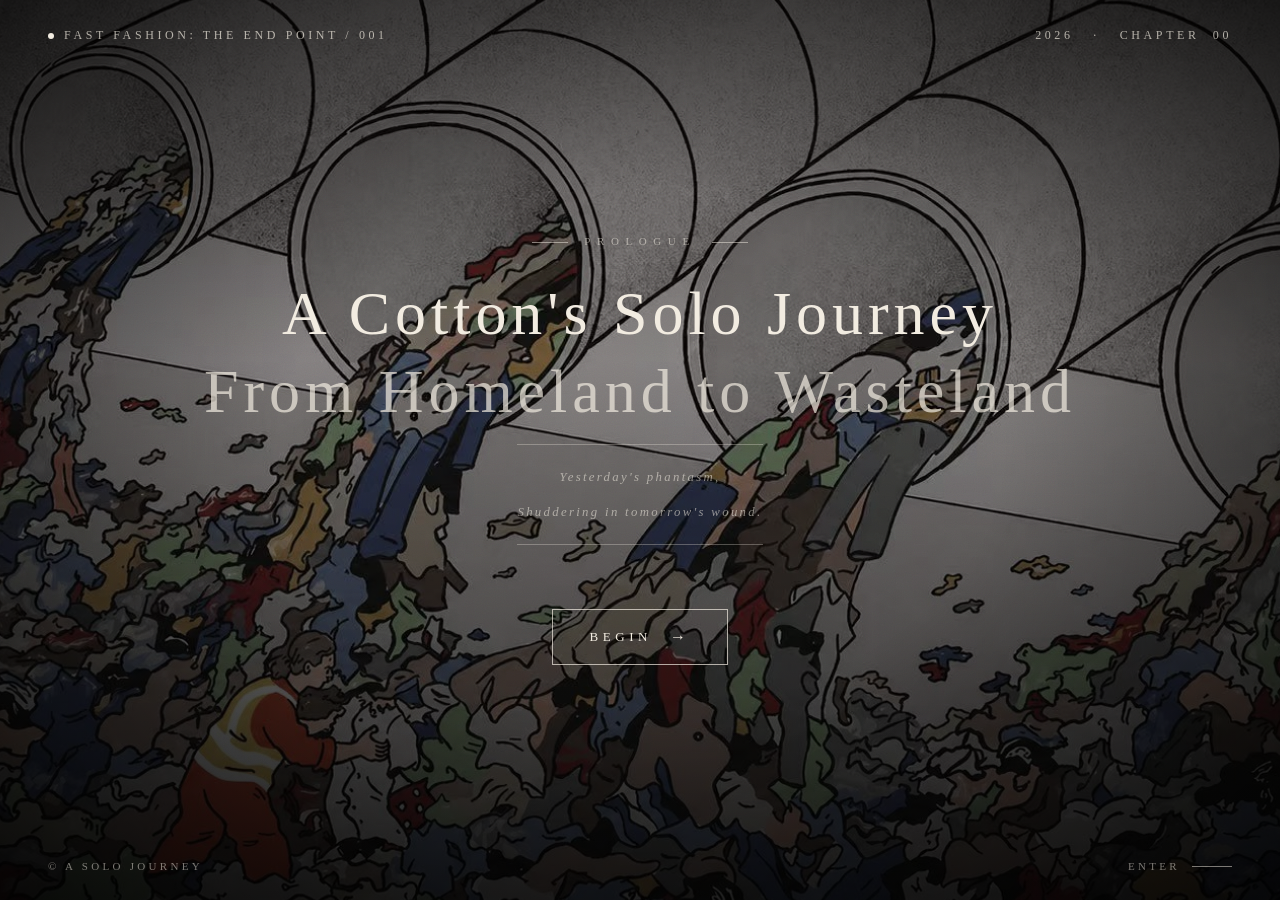
<file: index.html>
<!DOCTYPE html>
<html lang="en">
<head>
<meta charset="UTF-8">
<meta name="viewport" content="width=device-width, initial-scale=1.0">
<title>A Cotton's Solo Journey</title>
<link rel="stylesheet" href="css/index.css">
</head>
<body>
  <div class="stage">
    <div class="bg"></div>
    <div class="vignette"></div>
    <div class="grain"></div>

    <header class="topbar">
      <span><span class="dot"></span>Fast Fashion: The End Point / 001</span>
      <span>2026 &nbsp; · &nbsp; CHAPTER &nbsp;00</span>
    </header>

    <main class="content">
      <div class="prologue-tag">PROLOGUE</div>

      <h1 class="title-zh">A Cotton's Solo Journey<br><span style="opacity:.7;">From Homeland to Wasteland</span></h1>

      <div class="poem">
        <div class="line-en">Yesterday's phantasm,</div>
        <div class="line-en">Shuddering in tomorrow's wound.</div>
      </div>

      <a href="main.html" class="cta">
        <span>Begin</span>
        <span class="arrow">→</span>
      </a>
    </main>

    <footer class="footer">
      <div>© A Solo Journey</div>
      <div class="scroll-hint">
        <span>ENTER</span>
        <span class="line"></span>
      </div>
    </footer>
  </div>
</body>
</html>
</file>
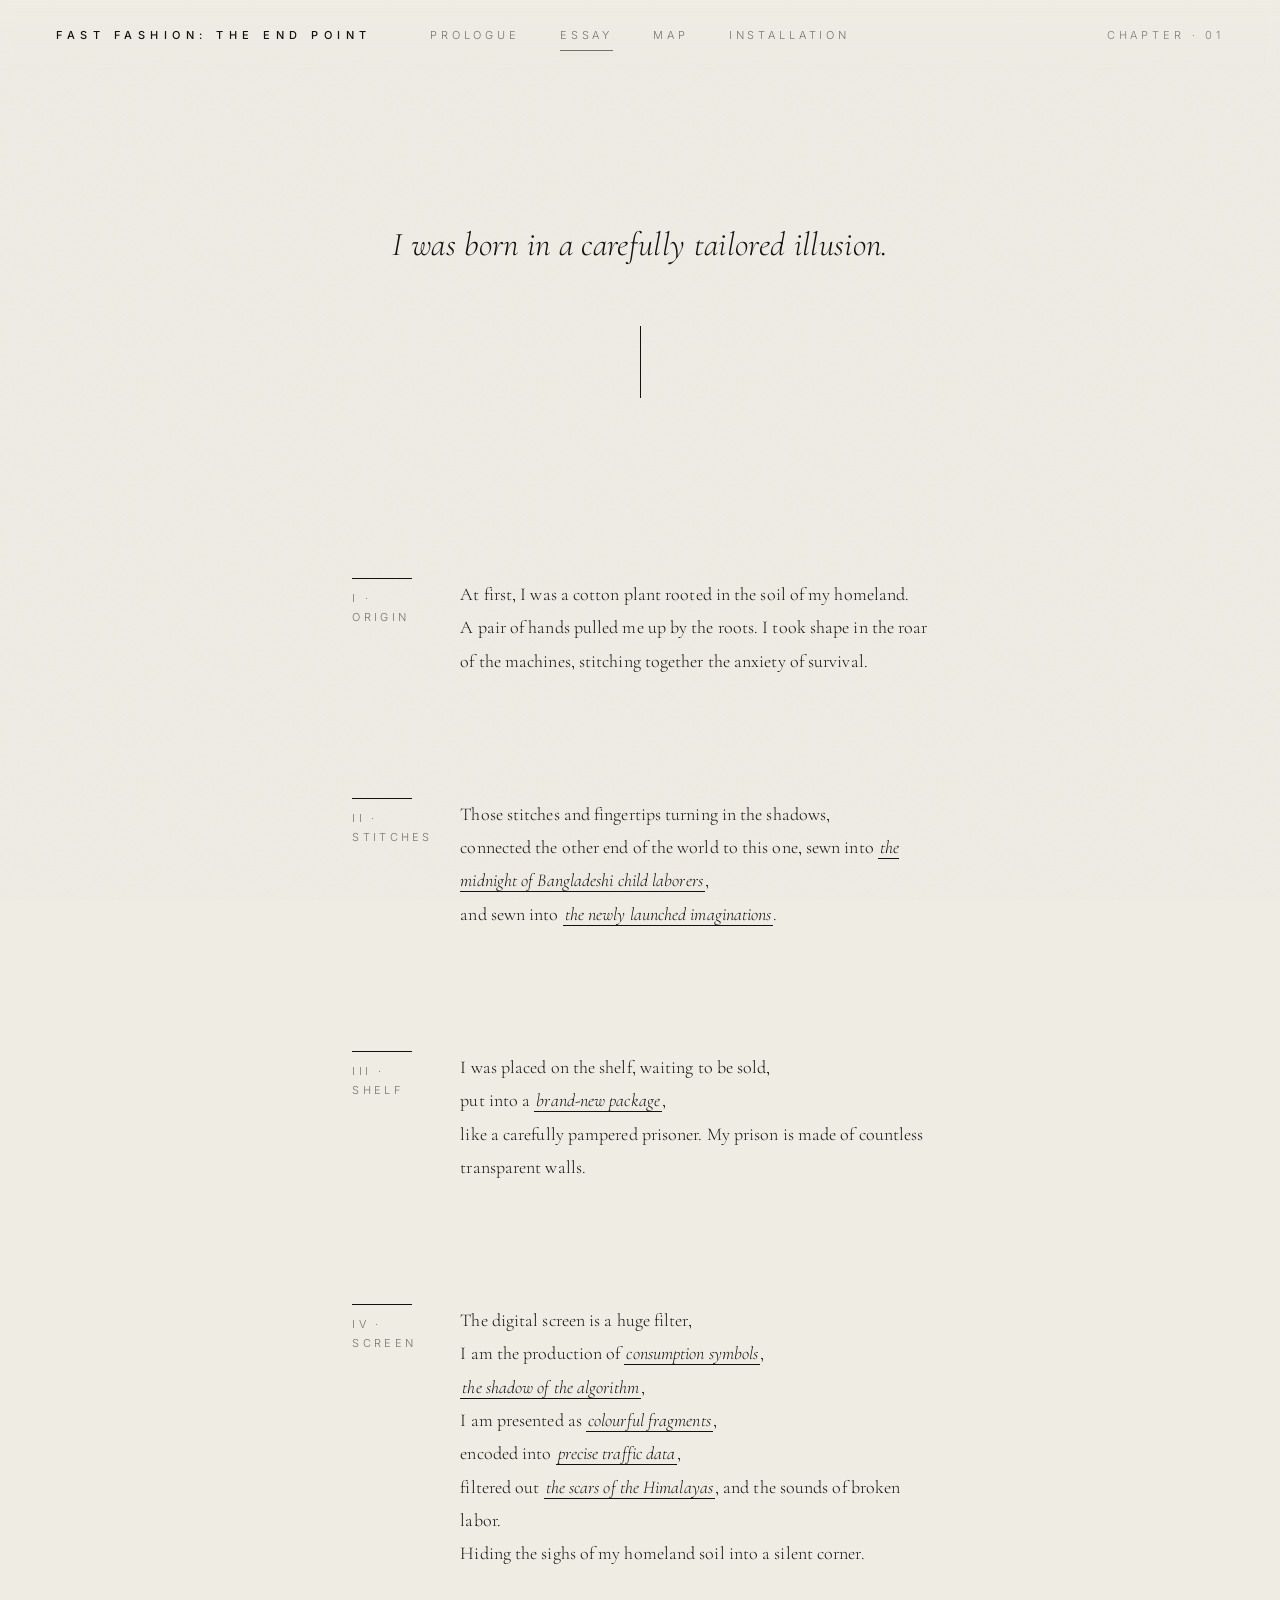
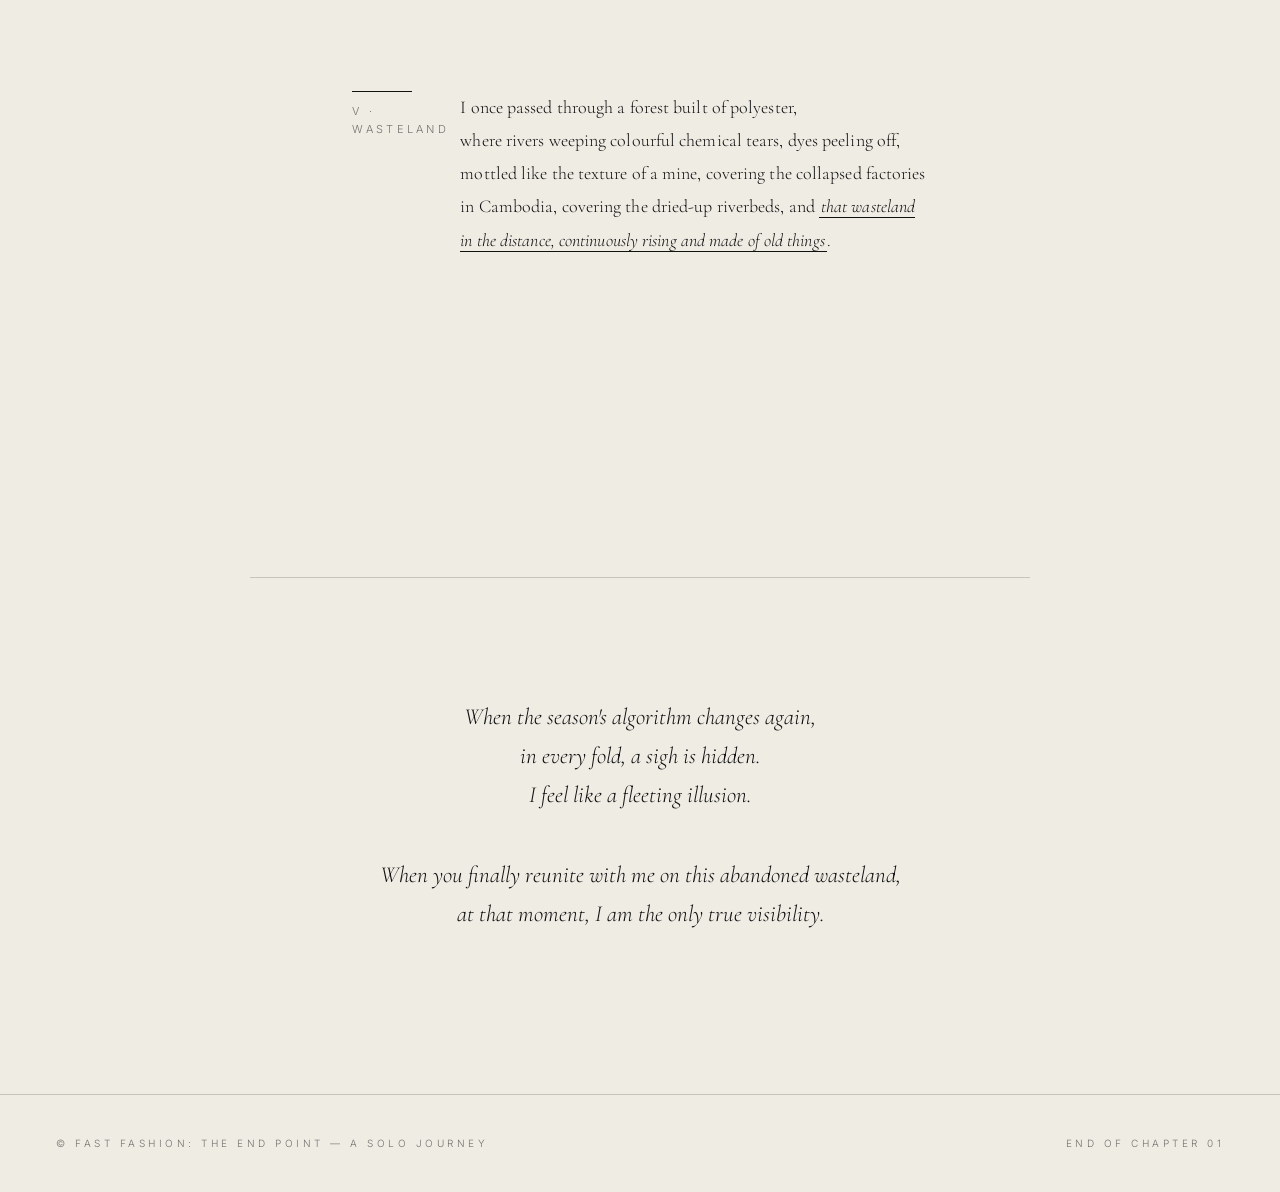
<file: main.html>
<!DOCTYPE html>
<html lang="en">
<head>
<meta charset="UTF-8">
<meta name="viewport" content="width=device-width, initial-scale=1.0">
<title>A Cotton's Solo Journey</title>
<link rel="preconnect" href="https://fonts.googleapis.com">
<link rel="preconnect" href="https://fonts.gstatic.com" crossorigin>
<link href="https://fonts.googleapis.com/css2?family=Cormorant+Garamond:ital,wght@0,300;0,400;1,300;1,400&family=Inter:wght@300;400;500&display=swap" rel="stylesheet">
<link rel="stylesheet" href="css/nav.css">
<link rel="stylesheet" href="css/main.css">
</head>
<body>
  <div class="page">
    <div class="grain"></div>

    <nav class="topnav">
      <a href="index.html" class="brand">Fast Fashion: The End Point</a>
      <div class="links">
        <a href="index.html">Prologue</a>
        <a href="main.html" class="is-active">Essay</a>
        <a href="map.html">Map</a>
        <a href="installation.html">Installation</a>
      </div>
      <div class="meta">Chapter · 01</div>
    </nav>

    <!-- OVERTURE -->
    <p class="overture">I was born in a carefully tailored illusion.</p>

    <!-- PROSE -->
    <article class="prose">

      <div class="section">
        <div class="num">I · Origin</div>
        <div class="body">
          <p>
            At first, I was a cotton plant rooted in the soil of my homeland.<br>
            A pair of hands pulled me up by the roots.<br>
            I took shape in the roar of the machines,<br>
            stitching together the anxiety of survival.
          </p>
        </div>
      </div>

      <div class="section">
        <div class="num">II · Stitches</div>
        <div class="body">
          <p>
            Those stitches and fingertips turning in the shadows,<br>
            connected the other end of the world to this one,<br>
            sewn into <a href="#" class="mark" data-modal="m1">the midnight of Bangladeshi child laborers</a>,<br>
            and sewn into <a href="#" class="mark" data-modal="m2">the newly launched imaginations</a>.
          </p>
        </div>
      </div>

      <div class="section">
        <div class="num">III · Shelf</div>
        <div class="body">
          <p>
            I was placed on the shelf, waiting to be sold,<br>
            put into a <a href="#" class="mark" data-modal="m3">brand-new package</a>,<br>
            like a carefully pampered prisoner.<br>
            My prison is made of countless transparent walls.
          </p>
        </div>
      </div>

      <div class="section">
        <div class="num">IV · Screen</div>
        <div class="body">
          <p>
            The digital screen is a huge filter,<br>
            I am the production of <a href="#" class="mark" data-modal="m4">consumption symbols</a>,<br>
            <a href="#" class="mark" data-modal="m5">the shadow of the algorithm</a>,<br>
            I am presented as <a href="#" class="mark" data-modal="m6">colourful fragments</a>,<br>
            encoded into <a href="#" class="mark" data-modal="m7">precise traffic data</a>,<br>
            filtered out <a href="#" class="mark" data-modal="m8">the scars of the Himalayas</a>, and the sounds of broken labor.<br>
            Hiding the sighs of my homeland soil into a silent corner.
          </p>
        </div>
      </div>

      <div class="section">
        <div class="num">V · Wasteland</div>
        <div class="body">
          <p>
            I once passed through a forest built of polyester,<br>
            where rivers weeping colourful chemical tears,<br>
            dyes peeling off, mottled like the texture of a mine,<br>
            covering the collapsed factories in Cambodia, covering the dried-up riverbeds,<br>
            and <a href="#" class="mark" data-modal="m9">that wasteland in the distance, continuously rising and made of old things</a>.
          </p>
        </div>
      </div>

    </article>

    <!-- CODA -->
    <section class="coda">
      <p>
        When the season's algorithm changes again,<br>
        in every fold, a sigh is hidden.<br>
        I feel like a fleeting illusion.
      </p>
      <p>
        When you finally reunite with me on this abandoned wasteland,<br>
        at that moment, I am the only true visibility.
      </p>
    </section>

    <footer class="footer">
      <div>© Fast Fashion: The End Point — A Solo Journey</div>
      <div>End of Chapter 01</div>
    </footer>
  </div>

  <!-- MODALS -->
  <div class="modal" id="m1" aria-hidden="true">
    <div class="modal-backdrop" data-close></div>
    <div class="modal-dialog">
      <button class="modal-close" data-close aria-label="Close">×</button>
      <div class="modal-media"><img src="images/t1.png" alt=""></div>
      <div class="modal-body">
        <div class="modal-label">Note · 01</div>
        <p>On public social media platforms in China (taking Xiaohongshu as an example), local subtitle groups translate serious documentary content that was originally difficult to reach from overseas (such as investigative videos of garment factories in Bangladesh), forming media contextualization in information dissemination. They establish a direct logical connection between distant producers (child laborers in Bangladesh) and consumers (local users), transforming international environmental issues into discussions within the local context, and gaining traffic weight of the platform for niche issues that might otherwise have been ignored.</p>
        <div class="source">Source · <a href="http://xhslink.com/o/6CMxqrK2v5X" target="_blank" rel="noopener">xhslink.com/o/6CMxqrK2v5X</a></div>
      </div>
    </div>
  </div>

  <div class="modal" id="m2" aria-hidden="true">
    <div class="modal-backdrop" data-close></div>
    <div class="modal-dialog">
      <button class="modal-close" data-close aria-label="Close">×</button>
      <div class="modal-media"><img src="images/t2.png" alt=""></div>
      <div class="modal-body">
        <div class="modal-label">Note · 02</div>
        <p>Brand official content on social media platforms (Xiaohongshu), such as the promotional short for the ZARA STUDIO Spring/Summer 2026 children's collection, depicts the garments as products that blend nostalgia with utility. It aims to cultivate an image of lightness and beauty, evoking a sense of carefree running under the summer sun to entice consumers to purchase the new arrivals.</p>
        <div class="source">Source · <a href="http://xhslink.com/o/8tELU5PdAim" target="_blank" rel="noopener">xhslink.com/o/8tELU5PdAim</a></div>
      </div>
    </div>
  </div>

  <div class="modal" id="m3" aria-hidden="true">
    <div class="modal-backdrop" data-close></div>
    <div class="modal-dialog">
      <button class="modal-close" data-close aria-label="Close">×</button>
      <div class="modal-media"><img src="images/t3.png" alt=""></div>
      <div class="modal-body">
        <div class="modal-label">Note · 03</div>
        <p>Immersive, ASMR, or experiential unboxing content on social media platforms (Xiaohongshu), through the highly seductive process of opening packages and influencers' sharing of selected items, further reinforces the symbolic value of clothing rather than its practical value. This resonance of sight and sound allows consumers to fulfil a vicarious sense of possession through digital interaction, and also suggests that the act of purchasing itself is part of the trend.</p>
        <div class="source">Source ·  <a href="http://xhslink.com/o/wwfmzfpTAl" target="_blank" rel="noopener">http://xhslink.com/o/wwfmzfpTAl</a> <a href="http://xhslink.com/o/AG3OLGd57Fe" target="_blank" rel="noopener">http://xhslink.com/o/AG3OLGd57Fe</a></div>
      </div>
    </div>
  </div>

  <div class="modal" id="m4" aria-hidden="true">
    <div class="modal-backdrop" data-close></div>
    <div class="modal-dialog">
      <button class="modal-close" data-close aria-label="Close">×</button>
      <div class="modal-media"><img src="images/t4.png" alt=""></div>
      <div class="modal-body">
        <div class="modal-label">Note · 04</div>
        <p>In the fashion section of social media platforms (taking Xiaohongshu as an example), aesthetic categories are widely utilised. Bloggers simplify complex clothing combinations into individual specific visual tags, such as #OOTD, #MaillardStyle, #Fashionista, and #PlusSizeOutfit, providing plug-and-play styling templates. This phenomenon makes fashion resemble digital code that can be rapidly copied and replaced. Platform officials, by transforming online aesthetic content into offline fashion week rituals, not only reinforce the symbolic value of fashion trends but also leverage this immersive experience to increase user engagement and promote the professionalism of the platform.</p>
        <div class="source">Source · <a href="https://xhslink.com/m/57S2FXMzlml" target="_blank" rel="noopener">xhslink.com/m/57S2FXMzlml</a> <a href="http://xhslink.com/o/2jc6TRdTEf8" target="_blank" rel="noopener">xhslink.com/o/2jc6TRdTEf8</a> <a href="http://xhslink.com/o/2cs8vornpju" target="_blank" rel="noopener">xhslink.com/o/2cs8vornpju</a> <a href="http://xhslink.com/o/72PkrvUkoMm" target="_blank" rel="noopener">xhslink.com/o/72PkrvUkoMm</a> <a href="http://xhslink.com/o/AjD8dlInhu7" target="_blank" rel="noopener">xhslink.com/o/AjD8dlInhu7</a></div>
      </div>
    </div>
  </div>

  <div class="modal" id="m5" aria-hidden="true">
    <div class="modal-backdrop" data-close></div>
    <div class="modal-dialog">
      <button class="modal-close" data-close aria-label="Close">×</button>
      <div class="modal-media"><img src="images/t5.png" alt=""></div>
      <div class="modal-body">
        <div class="modal-label">Note · 05</div>
        <p>Regarding the update speed and lifecycle of topics on social media platforms: based on the engagement rate (ER) formula = (likes + saves + comments) / total followers (or estimated views), a comparison of different samples from top-tier KOLs reveals that vacation styling achieves an engagement rate of 2.4%, significantly higher than the 0.19% for ordinary daily-life posts. When the content recommendation algorithm shifts from daily content to providing detailed shopping guides, the user's motivation for participation changes from simple visual appreciation to functional consolidation, verifying the strong intervention of templated styling on user decision-making.</p>
        <div class="source">Source · <a href="https://xhslink.com/m/9mJoFP0tI5r" target="_blank" rel="noopener">xhslink.com/m/9mJoFP0tI5r</a></div>
      </div>
    </div>
  </div>

  <div class="modal" id="m6" aria-hidden="true">
    <div class="modal-backdrop" data-close></div>
    <div class="modal-dialog">
      <button class="modal-close" data-close aria-label="Close">×</button>
      <div class="modal-media"><img src="images/t6.png" alt=""></div>
      <div class="modal-body">
        <div class="modal-label">Note · 06</div>
        <p>Taking fashion colour trend predictions on social media platforms as an example, acting as both seasonal consumption guides and content buildup for national shopping festivals, this forecasting of styling colours and overall aesthetics indicates that social media has gradually compressed the rhythm of fashion from annual cycles into seasonal or even monthly ones. By pre-empting future consumption desires, the platforms declare current items obsolete at the symbolic level before any physical wear occurs, mandating prefabricated fashion to maintain production line turnover.</p>
        <div class="source">Source · <a href="http://xhslink.com/o/5Egr4uaP4LH" target="_blank" rel="noopener">xhslink.com/o/5Egr4uaP4LH</a> <a href="http://xhslink.com/o/ZffkRI69ec" target="_blank" rel="noopener">xhslink.com/o/ZffkRI69ec</a></div>
      </div>
    </div>
  </div>

  <div class="modal" id="m7" aria-hidden="true">
    <div class="modal-backdrop" data-close></div>
    <div class="modal-dialog">
      <button class="modal-close" data-close aria-label="Close">×</button>
      <div class="modal-media"><img src="images/t7.png" alt=""></div>
      <div class="modal-body">
        <div class="modal-label">Note · 07</div>
        <p>In the fast fashion review narratives on social media platforms (Xiaohongshu), the repeated emphasis on keywords such as low unit price essentially constructs a kind of cheap temptation. By lowering the economic threshold, this marketing strategy creates an illusion for the target audience that they can follow trends painlessly and have the capital for trial and error. However, this pathological pursuit of cheapness is the very power source that drives the continuous acceleration of fast fashion production lines and the frantic consumption of resources.</p>
        <div class="source">Source · <a href="http://xhslink.com/o/5UvttnHF9UZ" target="_blank" rel="noopener">xhslink.com/o/5UvttnHF9UZ</a> <a href="http://xhslink.com/o/9hzWeXVNRbI" target="_blank" rel="noopener">xhslink.com/o/9hzWeXVNRbI</a></div>
      </div>
    </div>
  </div>

  <div class="modal" id="m8" aria-hidden="true">
    <div class="modal-backdrop" data-close></div>
    <div class="modal-dialog">
      <button class="modal-close" data-close aria-label="Close">×</button>
      <div class="modal-media"><img src="images/t8.png" alt=""></div>
      <div class="modal-body">
        <div class="modal-label">Note · 08</div>
        <p>In the niche field of outdoor clothing and environmental issues on social media platforms, a mid-tier KOL reviewed the brand's marketing campaign involving fireworks on the Himalayas: even in the face of widespread negative public opinion, the brand's performance increased instead of decreasing six months later. The analysis points out that the media filtered public anger and reshaped the brand narrative, making ecological costs a negligible operating expense. The view in the review completely objectifies consumers, assuming that ecological reflection will be entirely dissipated by capital and transformed into consumption power, thereby constituting a collusion between media, brands, and consumers.</p>
        <div class="source">Source · <a href="http://xhslink.com/o/5E7NeJD8GZG" target="_blank" rel="noopener">xhslink.com/o/5E7NeJD8GZG</a></div>
      </div>
    </div>
  </div>

  <div class="modal" id="m9" aria-hidden="true">
    <div class="modal-backdrop" data-close></div>
    <div class="modal-dialog">
      <button class="modal-close" data-close aria-label="Close">×</button>
      <div class="modal-media"><img src="images/t9.png" alt=""></div>
      <div class="modal-body">
        <div class="modal-label">Note · 09</div>
        <p>Regarding other user-generated content on social media platforms, such as this excerpt by a platform user based on the documentary The True Cost concerning the hidden costs of the garment industry, the content lists key supporting data used to quantify ecological destruction: the fashion industry is the second-largest polluting industry globally (second only to the oil industry), generating approximately 92 million tons of waste annually, the vast majority of which (85%) is landfilled or incinerated, with less than 1% truly recycled into new clothing.</p>
        <div class="source">Source · <a href="http://xhslink.com/o/6p5xag3dSvi" target="_blank" rel="noopener">xhslink.com/o/6p5xag3dSvi</a></div>
      </div>
    </div>
  </div>

  <script>
    (function () {
      const openers = document.querySelectorAll('.mark[data-modal]');
      const modals = document.querySelectorAll('.modal');

      function open(id) {
        const m = document.getElementById(id);
        if (!m) return;
        m.classList.add('is-open');
        m.setAttribute('aria-hidden', 'false');
        document.body.style.overflow = 'hidden';
      }
      function closeAll() {
        modals.forEach(m => {
          m.classList.remove('is-open');
          m.setAttribute('aria-hidden', 'true');
        });
        document.body.style.overflow = '';
      }

      openers.forEach(a => {
        a.addEventListener('click', e => {
          e.preventDefault();
          open(a.dataset.modal);
        });
      });
      document.querySelectorAll('[data-close]').forEach(el => {
        el.addEventListener('click', closeAll);
      });
      document.addEventListener('keydown', e => {
        if (e.key === 'Escape') closeAll();
      });

      const io = new IntersectionObserver((entries) => {
        entries.forEach(en => {
          if (en.isIntersecting) {
            en.target.classList.add('in');
            io.unobserve(en.target);
          }
        });
      }, { threshold: 0.15 });
      document.querySelectorAll('.section').forEach(el => io.observe(el));
    })();
  </script>
</body>
</html>
</file>
<file: css/index.css>
* { margin: 0; padding: 0; box-sizing: border-box; }

html, body {
  height: 100%;
  overflow: hidden;
  background: #0a0a0a;
  color: #f2ece1;
}

.stage {
  position: relative;
  width: 100%;
  height: 100vh;
  overflow: hidden;
}

.bg {
  position: absolute;
  inset: 0;
  background: url('../images/banner2.jpg') center/cover no-repeat;
  filter: grayscale(25%) contrast(1.05) brightness(0.7);
  transform: scale(1.06);
  animation: slowPan 28s ease-in-out infinite alternate;
}

.vignette {
  position: absolute;
  inset: 0;
  background:
    radial-gradient(ellipse at center, rgba(0,0,0,0) 40%, rgba(0,0,0,0.75) 100%),
    linear-gradient(180deg, rgba(0,0,0,0.35) 0%, rgba(0,0,0,0.15) 40%, rgba(0,0,0,0.7) 100%);
  pointer-events: none;
}

.grain {
  position: absolute;
  inset: 0;
  opacity: 0.08;
  mix-blend-mode: overlay;
  pointer-events: none;
  background-image: url("data:image/svg+xml;utf8,<svg xmlns='http://www.w3.org/2000/svg' width='200' height='200'><filter id='n'><feTurbulence type='fractalNoise' baseFrequency='0.9' numOctaves='2' stitchTiles='stitch'/></filter><rect width='100%25' height='100%25' filter='url(%23n)'/></svg>");
}

.topbar {
  position: absolute;
  top: 0; left: 0; right: 0;
  display: flex;
  justify-content: space-between;
  align-items: center;
  padding: 28px 48px;
  font-size: 12px;
  letter-spacing: 0.3em;
  text-transform: uppercase;
  color: rgba(242, 236, 225, 0.7);
  z-index: 5;
}

.topbar .dot {
  display: inline-block;
  width: 6px; height: 6px;
  background: #f2ece1;
  border-radius: 50%;
  margin-right: 10px;
  vertical-align: middle;
}

.content {
  position: relative;
  z-index: 3;
  height: 100%;
  display: flex;
  flex-direction: column;
  justify-content: center;
  align-items: center;
  text-align: center;
  padding: 0 8vw;
  max-width: 1100px;
  margin: 0 auto;
}

.prologue-tag {
  font-size: 11px;
  letter-spacing: 0.6em;
  color: rgba(242, 236, 225, 0.55);
  margin-bottom: 28px;
  text-transform: uppercase;
  opacity: 0;
  animation: fadeUp 1.2s ease 0.2s forwards;
}

.prologue-tag::before,
.prologue-tag::after {
  content: "";
  display: inline-block;
  width: 36px;
  height: 1px;
  background: rgba(242, 236, 225, 0.5);
  vertical-align: middle;
}

.prologue-tag::before { margin-right: 16px; }
.prologue-tag::after { margin-left: 16px; }

h1.title-zh {
  font-size: clamp(32px, 5vw, 62px);
  font-weight: 300;
  line-height: 1.25;
  letter-spacing: 0.08em;
  margin-bottom: 14px;
  opacity: 0;
  animation: fadeUp 1.4s ease 0.5s forwards;
}

.title-en {
  font-size: clamp(14px, 1.3vw, 18px);
  font-weight: 300;
  letter-spacing: 0.25em;
  color: rgba(242, 236, 225, 0.65);
  font-style: italic;
  margin-bottom: 56px;
  opacity: 0;
  animation: fadeUp 1.4s ease 0.8s forwards;
}

.poem {
  border-top: 1px solid rgba(242, 236, 225, 0.3);
  border-bottom: 1px solid rgba(242, 236, 225, 0.3);
  padding: 22px 0;
  margin-bottom: 64px;
  max-width: 560px;
  opacity: 0;
  animation: fadeUp 1.6s ease 1.1s forwards;
}

.poem .line-zh {
  font-size: clamp(18px, 1.8vw, 24px);
  font-weight: 300;
  letter-spacing: 0.12em;
  line-height: 1.8;
}

.poem .line-en {
  font-size: clamp(12px, 1vw, 14px);
  font-weight: 300;
  font-style: italic;
  letter-spacing: 0.18em;
  color: rgba(242, 236, 225, 0.55);
  margin-bottom: 14px;
  line-height: 1.6;
}

.poem .line-en:last-child { margin-bottom: 0; }

.cta {
  display: inline-flex;
  align-items: center;
  gap: 18px;
  padding: 18px 36px;
  background: transparent;
  border: 1px solid rgba(242, 236, 225, 0.7);
  color: #f2ece1;
  font-size: 13px;
  letter-spacing: 0.35em;
  text-transform: uppercase;
  text-decoration: none;
  cursor: pointer;
  position: relative;
  overflow: hidden;
  transition: color 0.5s ease, border-color 0.5s ease;
  opacity: 0;
  animation: fadeUp 1.6s ease 1.4s forwards;
}

.cta::before {
  content: "";
  position: absolute;
  inset: 0;
  background: #f2ece1;
  transform: translateX(-101%);
  transition: transform 0.5s cubic-bezier(0.7, 0, 0.2, 1);
  z-index: -1;
}

.cta:hover { color: #0a0a0a; border-color: #f2ece1; }
.cta:hover::before { transform: translateX(0); }
.cta:hover .arrow { transform: translateX(4px); }

.cta .arrow {
  display: inline-block;
  transition: transform 0.4s ease;
  font-size: 16px;
}

.footer {
  position: absolute;
  bottom: 28px;
  left: 48px;
  right: 48px;
  display: flex;
  justify-content: space-between;
  font-size: 11px;
  letter-spacing: 0.3em;
  color: rgba(242, 236, 225, 0.5);
  text-transform: uppercase;
  z-index: 5;
}

.scroll-hint {
  display: flex;
  align-items: center;
  gap: 12px;
}

.scroll-hint .line {
  width: 40px;
  height: 1px;
  background: rgba(242, 236, 225, 0.5);
  position: relative;
  overflow: hidden;
}

.scroll-hint .line::after {
  content: "";
  position: absolute;
  left: -40px;
  top: 0;
  width: 40px;
  height: 100%;
  background: #f2ece1;
  animation: slide 2.4s ease-in-out infinite;
}

@keyframes slowPan {
  from { transform: scale(1.06) translate(0, 0); }
  to   { transform: scale(1.12) translate(-1.5%, -1%); }
}

@keyframes slide {
  0% { left: -40px; }
  60% { left: 40px; }
  100% { left: 40px; }
}

@keyframes fadeUp {
  from { opacity: 0; transform: translateY(20px); }
  to   { opacity: 1; transform: translateY(0); }
}

@media (max-width: 640px) {
  .topbar { padding: 20px 24px; }
  .footer { left: 24px; right: 24px; bottom: 20px; flex-direction: column; gap: 10px; }
  .content { padding: 0 24px; }
  .poem { padding-left: 20px; margin-bottom: 44px; }
}
</file>
<file: css/nav.css>
.topnav {
  position: fixed;
  top: 0; left: 0; right: 0;
  display: grid;
  grid-template-columns: 1fr auto 1fr;
  align-items: center;
  padding: 22px 56px;
  font-family: "Inter", "Helvetica Neue", Arial, sans-serif;
  font-size: 11px;
  letter-spacing: 0.35em;
  text-transform: uppercase;
  z-index: 30;
  background: linear-gradient(180deg, rgba(239,236,228,0.92) 0%, rgba(239,236,228,0) 100%);
  backdrop-filter: blur(6px);
}

.topnav.is-dark {
  background: linear-gradient(180deg, rgba(10,10,10,0.65) 0%, rgba(10,10,10,0) 100%);
  color: rgba(255,255,255,0.85);
}

.topnav .brand {
  justify-self: start;
  font-weight: 500;
  letter-spacing: 0.5em;
  color: inherit;
  text-decoration: none;
}

.topnav .links {
  justify-self: center;
  display: flex;
  gap: 40px;
  color: rgba(17,17,17,0.55);
}
.topnav.is-dark .links { color: rgba(255,255,255,0.6); }

.topnav .links a {
  text-decoration: none;
  color: inherit;
  position: relative;
  padding: 4px 0;
  transition: color 0.3s;
}
.topnav .links a::after {
  content: "";
  position: absolute;
  left: 0; right: 0; bottom: -2px;
  height: 1px;
  background: currentColor;
  transform: scaleX(0);
  transform-origin: left;
  transition: transform 0.4s ease;
}
.topnav .links a:hover,
.topnav .links a.is-active { color: inherit; }
.topnav.is-dark .links a:hover,
.topnav.is-dark .links a.is-active { color: #fff; }
.topnav .links a:hover { color: #111; }
.topnav .links a.is-active::after,
.topnav .links a:hover::after { transform: scaleX(1); }

.topnav .meta {
  justify-self: end;
  color: rgba(17,17,17,0.5);
}
.topnav.is-dark .meta { color: rgba(255,255,255,0.55); }

@media (max-width: 860px) {
  .topnav { padding: 14px 20px; grid-template-columns: auto 1fr auto; }
  .topnav .links { gap: 20px; font-size: 10px; letter-spacing: 0.25em; }
  .topnav .meta { display: none; }
}
</file>
<file: css/main.css>
* { margin: 0; padding: 0; box-sizing: border-box; }

:root {
  --bg: #efece4;
  --fg: #111111;
  --muted: rgba(17, 17, 17, 0.55);
  --line: rgba(17, 17, 17, 0.18);
  --accent: #111111;
}

html, body {
  background: var(--bg);
  color: var(--fg);
  min-height: 100%;
  font-family: "Cormorant Garamond", "Noto Serif", Georgia, "Times New Roman", serif;
  font-weight: 300;
  line-height: 1.7;
  -webkit-font-smoothing: antialiased;
  text-rendering: optimizeLegibility;
}

a { color: inherit; }

/* ---------- Topbar ---------- */
.topbar {
  position: fixed;
  top: 0; left: 0; right: 0;
  display: grid;
  grid-template-columns: 1fr auto 1fr;
  align-items: center;
  padding: 26px 56px;
  font-family: "Inter", "Helvetica Neue", Arial, sans-serif;
  font-size: 11px;
  letter-spacing: 0.35em;
  text-transform: uppercase;
  color: var(--muted);
  z-index: 10;
  background: linear-gradient(180deg, rgba(239,236,228,0.95) 0%, rgba(239,236,228,0) 100%);
  backdrop-filter: blur(6px);
}
.topbar .back { justify-self: start; text-decoration: none; transition: color 0.3s; }
.topbar .brand { justify-self: center; letter-spacing: 0.5em; font-weight: 500; color: var(--fg); }
.topbar .chapter { justify-self: end; }
.topbar .back:hover { color: var(--fg); }

/* ---------- Grain ---------- */
.grain {
  position: fixed;
  inset: 0;
  opacity: 0.05;
  mix-blend-mode: multiply;
  pointer-events: none;
  z-index: 1;
  background-image: url("data:image/svg+xml;utf8,<svg xmlns='http://www.w3.org/2000/svg' width='200' height='200'><filter id='n'><feTurbulence type='fractalNoise' baseFrequency='0.9' numOctaves='2' stitchTiles='stitch'/></filter><rect width='100%25' height='100%25' filter='url(%23n)'/></svg>");
}

/* ---------- Page / layout ---------- */
.page {
  position: relative;
  min-height: 100vh;
}

/* ---------- Hero ---------- */
.hero {
  position: relative;
  min-height: 100vh;
  display: grid;
  grid-template-columns: 1fr;
  align-items: center;
  padding: 160px 8vw 120px;
  z-index: 2;
}

.hero-inner {
  max-width: 980px;
  margin: 0 auto;
  width: 100%;
}

.eyebrow {
  font-family: "Inter", "Helvetica Neue", Arial, sans-serif;
  font-size: 11px;
  letter-spacing: 0.4em;
  text-transform: uppercase;
  color: var(--muted);
  display: flex;
  align-items: center;
  gap: 16px;
  margin-bottom: 40px;
}
.eyebrow::before {
  content: "";
  width: 48px; height: 1px; background: var(--fg);
  display: inline-block;
}

.hero-title {
  font-family: "Cormorant Garamond", "Playfair Display", Georgia, serif;
  font-weight: 300;
  font-size: clamp(42px, 7vw, 96px);
  line-height: 1.05;
  letter-spacing: -0.01em;
  margin-bottom: 48px;
}
.hero-title em {
  font-style: italic;
  color: var(--muted);
  display: block;
  font-size: 0.55em;
  letter-spacing: 0.04em;
  margin-top: 18px;
}

.hero-lead {
  max-width: 620px;
  font-size: clamp(18px, 1.6vw, 22px);
  font-style: italic;
  color: var(--fg);
  line-height: 1.6;
  padding-top: 32px;
  border-top: 1px solid var(--line);
}

/* ---------- Prose article ---------- */
.prose {
  position: relative;
  z-index: 2;
  max-width: 780px;
  margin: 0 auto;
  padding: 40px 8vw 200px;
}

.section {
  display: grid;
  grid-template-columns: 60px 1fr;
  gap: 48px;
  margin-bottom: 120px;
  opacity: 0;
  transform: translateY(24px);
  transition: opacity 1s ease, transform 1s ease;
}
.section.in { opacity: 1; transform: none; }

.section .num {
  font-family: "Inter", "Helvetica Neue", Arial, sans-serif;
  font-size: 11px;
  letter-spacing: 0.3em;
  color: var(--muted);
  padding-top: 10px;
  border-top: 1px solid var(--fg);
  text-transform: uppercase;
}

.section .body {
  font-size: clamp(18px, 1.4vw, 22px);
  line-height: 1.85;
  letter-spacing: 0.005em;
  color: var(--fg);
}

.section .body p { margin-bottom: 0; }
.section .body br + br { display: none; }

/* Standalone opening line */
.overture {
  text-align: center;
  max-width: 860px;
  margin: 0 auto 140px;
  padding: 220px 8vw 0;
  font-family: "Cormorant Garamond", Georgia, serif;
  font-size: clamp(24px, 2.6vw, 38px);
  font-style: italic;
  line-height: 1.5;
  letter-spacing: 0.01em;
  color: var(--fg);
  position: relative;
  z-index: 2;
}
.overture::after {
  content: "";
  display: block;
  width: 1px; height: 72px;
  background: var(--fg);
  margin: 56px auto 0;
}

/* Coda */
.coda {
  max-width: 780px;
  margin: 0 auto;
  padding: 80px 8vw 160px;
  text-align: center;
  font-family: "Cormorant Garamond", Georgia, serif;
  font-size: clamp(20px, 1.8vw, 26px);
  font-style: italic;
  line-height: 1.7;
  color: var(--fg);
  position: relative;
  z-index: 2;
  border-top: 1px solid var(--line);
}
.coda p { margin-top: 40px; }

/* Mark / link-out */
.mark {
  text-decoration: none;
  color: var(--fg);
  font-style: italic;
  background-image: linear-gradient(var(--fg), var(--fg));
  background-size: 100% 1px;
  background-repeat: no-repeat;
  background-position: 0 100%;
  padding: 0 2px 1px;
  cursor: pointer;
  transition: background-size 0.4s ease, color 0.3s ease, background-color 0.3s ease;
}
.mark:hover {
  background-color: var(--fg);
  color: var(--bg);
  background-size: 100% 100%;
}

/* ---------- Footer ---------- */
.footer {
  position: relative;
  z-index: 2;
  border-top: 1px solid var(--line);
  padding: 40px 56px;
  display: flex;
  justify-content: space-between;
  align-items: center;
  font-family: "Inter", "Helvetica Neue", Arial, sans-serif;
  font-size: 10px;
  letter-spacing: 0.35em;
  color: var(--muted);
  text-transform: uppercase;
}

/* ---------- Modal ---------- */
.modal {
  position: fixed;
  inset: 0;
  z-index: 100;
  display: none;
  align-items: center;
  justify-content: center;
  padding: 5vh 5vw;
}
.modal.is-open { display: flex; animation: modalIn 0.4s ease; }

.modal-backdrop {
  position: absolute;
  inset: 0;
  background: rgba(17, 17, 17, 0.55);
  backdrop-filter: blur(6px);
}

.modal-dialog {
  position: relative;
  background: #fff;
  border: 1px solid rgba(17, 17, 17, 0.08);
  box-shadow: 0 30px 80px rgba(0, 0, 0, 0.18);
  max-width: 1100px;
  width: 100%;
  max-height: 90vh;
  overflow: hidden;
  display: grid;
  grid-template-columns: 1.1fr 1fr;
}

.modal-close {
  position: absolute;
  top: 14px; right: 18px;
  width: 34px; height: 34px;
  background: rgba(255,255,255,0.85);
  border: 1px solid rgba(17,17,17,0.1);
  border-radius: 50%;
  color: var(--fg);
  font-size: 20px;
  line-height: 1;
  cursor: pointer;
  opacity: 0.85;
  transition: opacity 0.3s, transform 0.3s;
  z-index: 3;
}
.modal-close:hover { opacity: 1; transform: rotate(90deg); }

.modal-media {
  background: #ececec;
  overflow: hidden;
  max-height: 90vh;
  display: flex;
  align-items: center;
  justify-content: center;
  padding: 20px;
}
.modal-media img {
  display: block;
  max-width: 100%;
  max-height: 100%;
  width: auto;
  height: auto;
  object-fit: contain;
}

.modal-body {
  padding: 44px 44px 40px;
  font-family: "Inter", "Helvetica Neue", Arial, sans-serif;
  font-size: 13px;
  line-height: 1.85;
  color: rgba(17, 17, 17, 0.78);
  overflow-y: auto;
  max-height: 90vh;
}
.modal-body .modal-label {
  font-size: 10px;
  letter-spacing: 0.4em;
  text-transform: uppercase;
  color: var(--muted);
  margin-bottom: 18px;
  padding-bottom: 16px;
  border-bottom: 1px solid var(--line);
}
.modal-body p { margin-bottom: 14px; letter-spacing: 0.01em; }
.modal-body .source {
  font-size: 10px;
  letter-spacing: 0.25em;
  text-transform: uppercase;
  color: var(--muted);
  margin-top: 24px;
  padding-top: 20px;
  border-top: 1px solid var(--line);
}
.modal-body .source a {
  border-bottom: 1px solid rgba(17, 17, 17, 0.3);
  text-decoration: none;
  transition: color 0.3s, border-color 0.3s;
}
.modal-body .source a:hover { color: var(--fg); border-color: var(--fg); }

@keyframes modalIn {
  from { opacity: 0; }
  to   { opacity: 1; }
}

@keyframes fadeUp {
  from { opacity: 0; transform: translateY(24px); }
  to   { opacity: 1; transform: translateY(0); }
}

/* ---------- Responsive ---------- */
@media (max-width: 860px) {
  .topbar { padding: 18px 24px; grid-template-columns: 1fr auto 1fr; }
  .hero { padding: 140px 24px 80px; }
  .section { grid-template-columns: 1fr; gap: 20px; margin-bottom: 84px; }
  .section .num { border-top: none; padding-top: 0; }
  .footer { padding: 28px 24px; font-size: 9px; }
  .modal-dialog { grid-template-columns: 1fr; max-height: 92vh; overflow-y: auto; }
  .modal-media { max-height: 50vh; padding: 12px; }
  .modal-body { padding: 28px 24px; max-height: none; }
}
</file>
